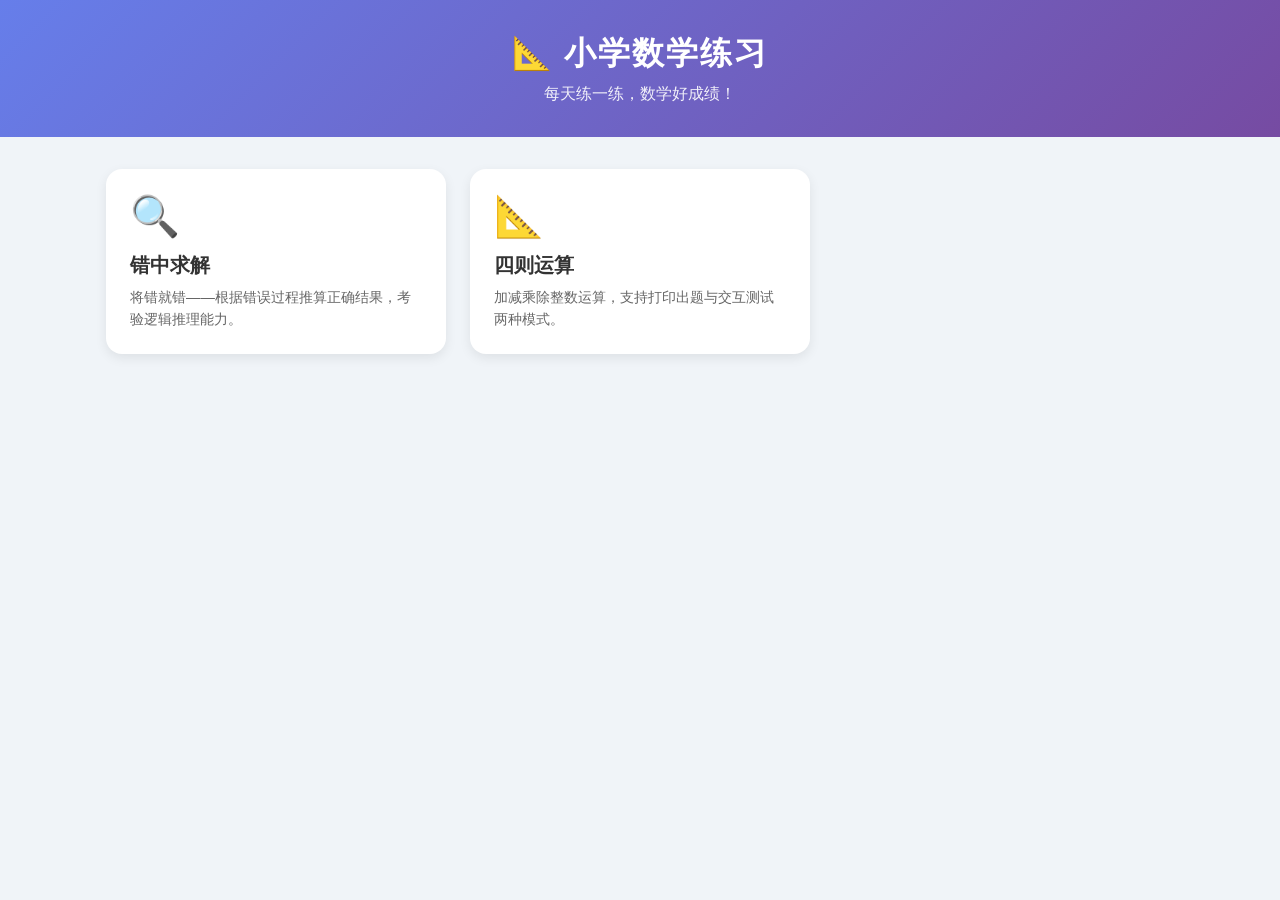
<file: index.html>
<!DOCTYPE html>
<html lang="zh-CN">

<head>
  <meta charset="UTF-8">
  <meta name="viewport" content="width=device-width, initial-scale=1.0">
  <title>小学数学练习</title>
  <link rel="stylesheet" href="css/style.css">
</head>

<body>

  <header class="site-header">
    <h1>📐 小学数学练习</h1>
    <p>每天练一练，数学好成绩！</p>
  </header>

  <div class="container">
    <div class="card-grid" id="cardGrid"></div>
  </div>

  <script>
    const tests = [
      {
        id: '01-error-solving',
        icon: '🔍',
        title: '错中求解',
        desc: '将错就错——根据错误过程推算正确结果，考验逻辑推理能力。'
      },
      {
        id: '02-arithmetic',
        icon: '📐',
        title: '四则运算',
        desc: '加减乘除整数运算，支持打印出题与交互测试两种模式。'
      }
    ];

    const grid = document.getElementById('cardGrid');
    tests.forEach(t => {
      const card = document.createElement('a');
      card.className = 'card';
      card.href = t.id + '/';
      card.innerHTML = `
    <div class="icon">${t.icon}</div>
    <h3>${t.title}</h3>
    <p>${t.desc}</p>
  `;
      grid.appendChild(card);
    });
  </script>

</body>

</html>
</file>
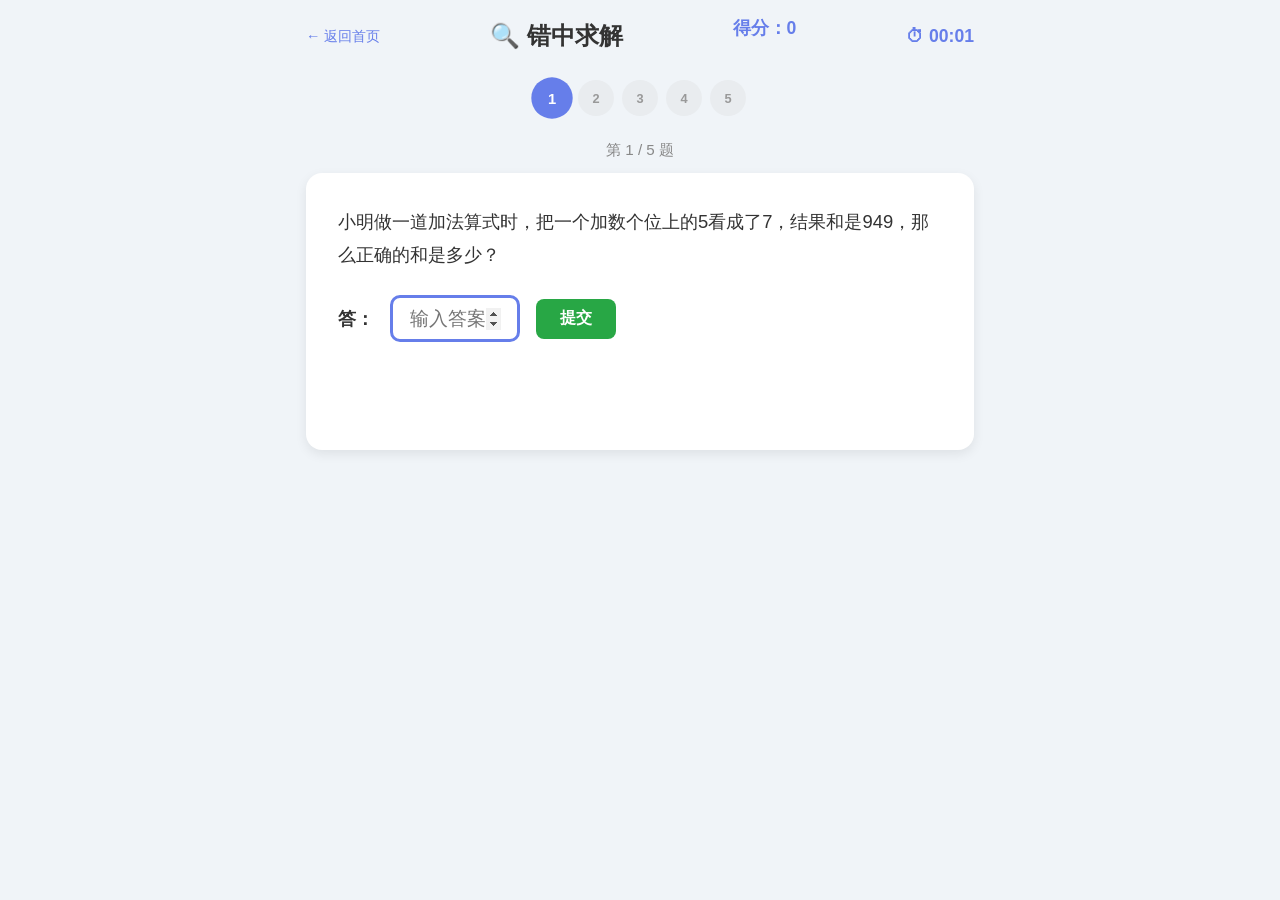
<file: 01-error-solving/index.html>
<!DOCTYPE html>
<html lang="zh-CN">
<head>
  <meta charset="UTF-8">
  <meta name="viewport" content="width=device-width, initial-scale=1.0">
  <title>错中求解</title>
  <link rel="stylesheet" href="../css/style.css">
  <style>
    .q-card {
      background: #fff;
      border-radius: 16px;
      padding: 2rem;
      box-shadow: 0 4px 12px rgba(0,0,0,0.08);
      margin-bottom: 1.5rem;
    }
    .q-card .q-text {
      font-size: 1.15rem;
      line-height: 1.8;
      margin-bottom: 1.5rem;
      color: #333;
    }
    .q-card .q-input-row {
      display: flex;
      align-items: center;
      gap: 1rem;
      flex-wrap: wrap;
    }
    .q-card .q-input-row label {
      font-size: 1.1rem;
      font-weight: 700;
    }
    .q-card .q-input-row input {
      padding: 0.6rem 1rem;
      border: 3px solid #e0e0e0;
      border-radius: 10px;
      font-size: 1.2rem;
      width: 130px;
      outline: none;
      text-align: center;
      transition: border-color 0.2s;
    }
    .q-card .q-input-row input:focus {
      border-color: #667eea;
    }
    .q-card .q-input-row input:disabled {
      background: #f5f5f5;
    }
    .feedback {
      margin-top: 1.25rem;
      padding: 1rem 1.25rem;
      border-radius: 10px;
      font-size: 1.1rem;
      font-weight: 700;
      text-align: center;
      min-height: 3rem;
      display: flex;
      align-items: center;
      justify-content: center;
      gap: 0.5rem;
    }
    .feedback.correct {
      background: #d4edda;
      color: #155724;
    }
    .feedback.wrong {
      background: #f8d7da;
      color: #721c24;
    }
    .progress-bar {
      display: flex;
      gap: 0.5rem;
      margin-bottom: 1.5rem;
      justify-content: center;
    }
    .progress-dot {
      width: 36px;
      height: 36px;
      border-radius: 50%;
      background: #e9ecef;
      display: flex;
      align-items: center;
      justify-content: center;
      font-size: 0.8rem;
      font-weight: 700;
      color: #999;
      transition: all 0.3s;
    }
    .progress-dot.active {
      background: #667eea;
      color: #fff;
      transform: scale(1.15);
    }
    .progress-dot.done {
      background: #28a745;
      color: #fff;
    }
    .progress-dot.wrong-dot {
      background: #dc3545;
      color: #fff;
    }
    .score-display {
      text-align: center;
      font-size: 1.1rem;
      font-weight: 700;
      color: #667eea;
      margin-bottom: 1rem;
    }
    .result-final {
      text-align: center;
      padding: 2rem;
    }
    .result-final .big-score {
      font-size: 4rem;
      font-weight: 900;
      color: #667eea;
    }
    .result-final .congrats {
      font-size: 1.8rem;
      font-weight: 800;
      color: #ff6b6b;
      margin-top: 0.5rem;
      animation: pulse 1s ease-in-out infinite alternate;
    }
    @keyframes pulse {
      from { transform: scale(1); }
      to { transform: scale(1.08); }
    }
    .result-final .sub-text {
      margin-top: 0.75rem;
      color: #666;
      font-size: 1rem;
    }
    .result-final .wrong-review {
      margin-top: 1.5rem;
      text-align: left;
      max-width: 600px;
      margin-left: auto;
      margin-right: auto;
    }
    .result-final .wrong-review-item {
      padding: 0.75rem;
      border-bottom: 1px solid #eee;
      font-size: 0.9rem;
      line-height: 1.6;
    }
    .result-final .wrong-review-item:last-child {
      border-bottom: none;
    }
    .countdown-text {
      font-size: 0.85rem;
      color: #999;
      margin-top: 0.5rem;
    }
  </style>
</head>
<body>

<div class="test-page">
  <div class="test-header">
    <a href="../" class="btn-back">← 返回首页</a>
    <h2>🔍 错中求解</h2>
    <span class="score-display" id="scoreDisplay">得分：0</span>
    <span class="timer" id="timerDisplay">⏱ 00:00</span>
  </div>

  <div class="progress-bar" id="progressBar"></div>

  <div id="questionArea"></div>
</div>

<script src="../js/common.js"></script>
<script>
const TOTAL = 5;
const generators = [genType1, genType2, genType5, genType1, genType2];

let questions = [];
let currentIdx = 0;
let score = 0;
let results = [];
let advancing = false;
let timerSeconds = 0;
let timerInterval = null;

function randDigit(min, max) { return randInt(min, max); }

function pickNewDigit(old, min, max) {
  let d;
  do { d = randInt(min, max); } while (d === old);
  return d;
}

function posInfo(pos) {
  return [
    { name: '百位', place: 100, min: 1, max: 9 },
    { name: '十位', place: 10, min: 0, max: 9 },
    { name: '个位', place: 1, min: 0, max: 9 }
  ][pos];
}

function genType1() {
  while (true) {
    const d = [randDigit(1, 9), randDigit(0, 9), randDigit(0, 9)];
    const A = d[0]*100 + d[1]*10 + d[2];
    if (A > 800) continue;
    const B = randInt(10, 1000 - A);
    const correct = A + B;
    const pos = randInt(0, 2);
    const info = posInfo(pos);
    const digit = d[pos];
    const newDigit = pickNewDigit(digit, info.min, info.max);
    const error = (newDigit - digit) * info.place;
    const wrong = correct + error;
    if (correct >= 100 && correct <= 1000 && wrong >= 100 && wrong <= 1000)
      return {
        q: `小明做一道加法算式时，把一个加数${info.name}上的${digit}看成了${newDigit}，结果和是${wrong}，那么正确的和是多少？`,
        answer: correct
      };
  }
}

function genType2() {
  while (true) {
    const da = [randDigit(1, 9), randDigit(0, 9), randDigit(0, 9)];
    const A = da[0]*100 + da[1]*10 + da[2];
    if (A > 500) continue;
    const db = [randDigit(1, 9), randDigit(0, 9), randDigit(0, 9)];
    const B = db[0]*100 + db[1]*10 + db[2];
    if (A + B > 1000) continue;
    const correct = A + B;
    const pos1 = randInt(0, 2);
    const info1 = posInfo(pos1);
    const digit1 = da[pos1];
    const newDigit1 = pickNewDigit(digit1, info1.min, info1.max);
    const error1 = (newDigit1 - digit1) * info1.place;
    const pos2 = randInt(0, 2);
    const info2 = posInfo(pos2);
    const digit2 = db[pos2];
    const newDigit2 = pickNewDigit(digit2, info2.min, info2.max);
    const error2 = (newDigit2 - digit2) * info2.place;
    const wrong = correct + error1 + error2;
    if (correct >= 100 && correct <= 1000 && wrong >= 100 && wrong <= 1000)
      return {
        q: `小明做一道加法算式时，错把一个加数${info1.name}上的${digit1}看成了${newDigit1}，把另一个加数${info2.name}上的${digit2}看成了${newDigit2}，结果和是${wrong}，那么正确的和是多少？`,
        answer: correct
      };
  }
}

function genType5() {
  while (true) {
    const d = [randDigit(1, 9), randDigit(0, 9), randDigit(0, 9)];
    const A = d[0]*100 + d[1]*10 + d[2];
    if (A > 800) continue;
    const B = randInt(10, 1000 - A);
    const correct = A + B;
    const pool = [0, 1, 2];
    const idx1 = randInt(0, 2);
    pool.splice(pool.indexOf(idx1), 1);
    const idx2 = pool[randInt(0, 1)];
    const info1 = posInfo(idx1);
    const info2 = posInfo(idx2);
    const nd1 = pickNewDigit(d[idx1], info1.min, info1.max);
    const nd2 = pickNewDigit(d[idx2], info2.min, info2.max);
    const error = (nd1 - d[idx1]) * info1.place + (nd2 - d[idx2]) * info2.place;
    const wrong = correct + error;
    if (correct >= 100 && correct <= 1000 && wrong >= 100 && wrong <= 1000)
      return {
        q: `小明做一道加法算式时，把一个加数${info1.name}上的${d[idx1]}看成了${nd1}，${info2.name}上的${d[idx2]}看成了${nd2}，结果和是${wrong}，那么正确的和是多少？`,
        answer: correct
      };
  }
}

function formatTime(sec) {
  const m = String(Math.floor(sec / 60)).padStart(2, '0');
  const s = String(sec % 60).padStart(2, '0');
  return m + ':' + s;
}

function startTimer() {
  stopTimer();
  timerSeconds = 0;
  document.getElementById('timerDisplay').textContent = '⏱ 00:00';
  timerInterval = setInterval(function() {
    timerSeconds++;
    document.getElementById('timerDisplay').textContent = '⏱ ' + formatTime(timerSeconds);
  }, 1000);
}

function stopTimer() {
  if (timerInterval) { clearInterval(timerInterval); timerInterval = null; }
}

function init() {
  questions = [];
  for (let i = 0; i < TOTAL; i++) {
    questions.push(generators[i]());
  }
  currentIdx = 0;
  score = 0;
  results = [];
  advancing = false;
  updateScore();
  renderProgress();
  renderQuestion();
  startTimer();
}

function renderProgress() {
  const bar = document.getElementById('progressBar');
  bar.innerHTML = '';
  for (let i = 0; i < TOTAL; i++) {
    const dot = document.createElement('div');
    dot.className = 'progress-dot';
    dot.textContent = i + 1;
    bar.appendChild(dot);
  }
  updateProgress();
}

function updateProgress() {
  const dots = document.querySelectorAll('.progress-dot');
  dots.forEach((dot, i) => {
    dot.className = 'progress-dot';
    if (i < currentIdx) {
      const r = results[i];
      dot.classList.add(r && r.ok ? 'done' : 'wrong-dot');
    } else if (i === currentIdx) {
      dot.classList.add('active');
    }
  });
}

function updateScore() {
  document.getElementById('scoreDisplay').textContent = '得分：' + score;
}

function renderQuestion() {
  if (currentIdx >= TOTAL) {
    showFinalResult();
    return;
  }

  renderProgress();
  const area = document.getElementById('questionArea');
  const q = questions[currentIdx];

  area.innerHTML = `
    <div style="text-align:center;margin-bottom:0.75rem;font-size:0.95rem;color:#888">
      第 ${currentIdx + 1} / ${TOTAL} 题
    </div>
    <div class="q-card">
      <div class="q-text">${q.q}</div>
      <div class="q-input-row">
        <label>答：</label>
        <input type="number" id="answerInput" placeholder="输入答案" autocomplete="off">
        <button class="btn btn-success" id="submitBtn">提交</button>
      </div>
      <div class="feedback" id="feedback"></div>
      <div class="countdown-text" id="countdownText"></div>
    </div>
  `;

  const input = document.getElementById('answerInput');
  const btn = document.getElementById('submitBtn');
  input.focus();

  function handleSubmit() {
    if (advancing) return;
    const val = parseInt(input.value, 10);
    if (isNaN(val)) { input.focus(); return; }

    const ok = val === q.answer;
    const fb = document.getElementById('feedback');

    if (ok) {
      score += 20;
      updateScore();
      fb.className = 'feedback correct';
      fb.innerHTML = '✅ 正确！ +20分';
    } else {
      fb.className = 'feedback wrong';
      fb.innerHTML = '❌ 正确答案是：<strong>' + q.answer + '</strong>，你填的是 ' + val;
    }

    results.push({ q: q.q, yourAnswer: isNaN(val) ? '' : val, correctAnswer: q.answer, ok });
    input.disabled = true;
    btn.disabled = true;
    advancing = true;

    let countdown = 2;
    document.getElementById('countdownText').textContent = countdown + ' 秒后进入下一题...';
    const timer = setInterval(() => {
      countdown--;
      if (countdown > 0) {
        document.getElementById('countdownText').textContent = countdown + ' 秒后进入下一题...';
      } else {
        clearInterval(timer);
        currentIdx++;
        advancing = false;
        renderQuestion();
      }
    }, 1000);
  }

  btn.addEventListener('click', handleSubmit);
  input.addEventListener('keydown', function(e) {
    if (e.key === 'Enter') handleSubmit();
  });
}

function showFinalResult() {
  updateProgress();
  const area = document.getElementById('questionArea');
  const isPerfect = score === 100;
  const wrongs = results.filter(r => !r.ok);

  let wrongReview = '';
  if (wrongs.length > 0) {
    wrongReview = '<div class="wrong-review"><h4 style="margin-bottom:0.75rem;color:#dc3545">错题回顾：</h4>';
    wrongs.forEach(w => {
      wrongReview += '<div class="wrong-review-item">' + w.q + '<br><span style="color:#dc3545">你的答案：' + w.yourAnswer + '</span> &nbsp; <span style="color:#28a745">正确答案：' + w.correctAnswer + '</span></div>';
    });
    wrongReview += '</div>';
  }

  stopTimer();

  area.innerHTML =
    '<div class="result-final">' +
      '<div class="big-score">' + score + '</div>' +
      '<div style="font-size:1.2rem;color:#666;margin-top:0.25rem">总分（满分100）</div>' +
      (isPerfect ? '<div class="congrats">🎉 太棒了！满分通关！</div>' : '') +
      '<div class="sub-text">答对 ' + results.filter(r => r.ok).length + ' 题，答错 ' + wrongs.length + ' 题</div>' +
      '<div style="margin-top:0.5rem;font-size:1.1rem;color:#667eea;font-weight:700">⏱ 用时 ' + formatTime(timerSeconds) + '</div>' +
      wrongReview +
      '<button class="btn btn-primary" style="margin-top:1.5rem" onclick="init()">重新挑战</button>' +
    '</div>';
}

init();
</script>
</body>
</html>
</file>
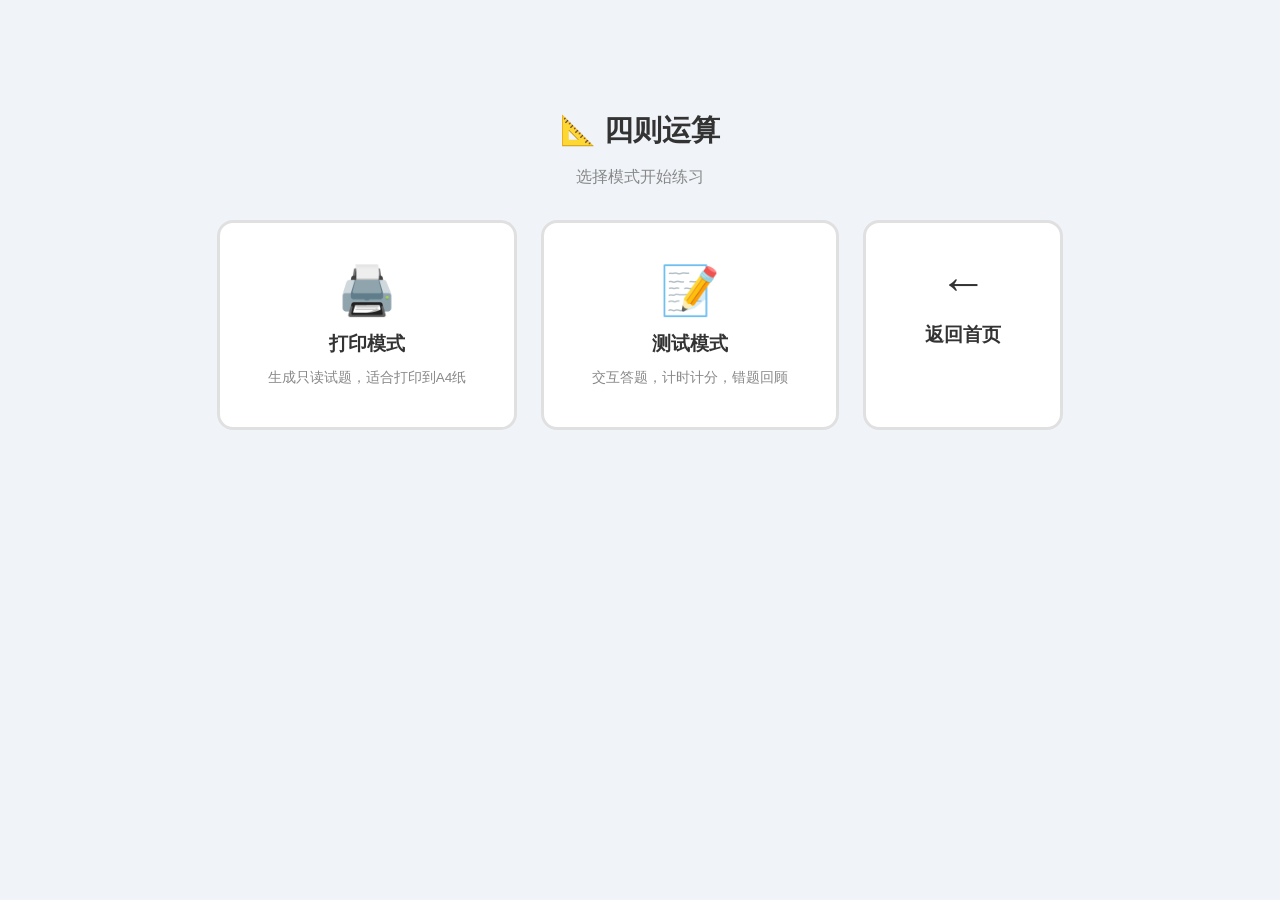
<file: 02-arithmetic/index.html>
<!DOCTYPE html>
<html lang="zh-CN">
<head>
  <meta charset="UTF-8">
  <meta name="viewport" content="width=device-width, initial-scale=1.0">
  <title>四则运算</title>
  <link rel="stylesheet" href="../css/style.css">
  <style>
    .mode-select {
      display: flex;
      flex-direction: column;
      align-items: center;
      justify-content: center;
      min-height: 60vh;
      gap: 2rem;
    }
    .mode-select h2 {
      font-size: 1.8rem;
      color: #333;
    }
    .mode-buttons {
      display: flex;
      gap: 1.5rem;
      flex-wrap: wrap;
      justify-content: center;
    }
    .mode-btn {
      display: flex;
      flex-direction: column;
      align-items: center;
      gap: 0.75rem;
      padding: 2.5rem 3rem;
      border: 3px solid #e0e0e0;
      border-radius: 16px;
      background: #fff;
      cursor: pointer;
      transition: all 0.2s;
      text-decoration: none;
      color: inherit;
      min-width: 200px;
    }
    .mode-btn:hover {
      border-color: #667eea;
      transform: translateY(-4px);
      box-shadow: 0 8px 24px rgba(102,126,234,0.15);
    }
    .mode-btn .icon {
      font-size: 3rem;
    }
    .mode-btn .label {
      font-size: 1.2rem;
      font-weight: 700;
    }
    .mode-btn .desc {
      font-size: 0.85rem;
      color: #888;
      text-align: center;
    }

    .config-bar {
      background: #fff;
      border-radius: 12px;
      padding: 1rem 1.5rem;
      box-shadow: 0 2px 8px rgba(0,0,0,0.06);
      display: flex;
      align-items: center;
      gap: 1rem;
      flex-wrap: wrap;
      margin-bottom: 1.5rem;
    }
    .config-bar label {
      font-weight: 600;
      font-size: 0.9rem;
    }
    .config-bar select, .config-bar input {
      padding: 0.4rem 0.6rem;
      border: 2px solid #e0e0e0;
      border-radius: 8px;
      font-size: 0.9rem;
      outline: none;
    }
    .config-bar select:focus, .config-bar input:focus {
      border-color: #667eea;
    }
    .config-bar input {
      width: 70px;
    }

    .print-container {
      max-width: 1100px;
      margin: 0 auto;
      padding: 1rem;
    }
    .print-header {
      display: flex;
      justify-content: space-between;
      align-items: center;
      margin-bottom: 1rem;
    }

    .question-grid {
      display: grid;
      grid-template-columns: repeat(2, 1fr);
      gap: 0.75rem 2rem;
    }
    .q-entry {
      padding: 0.9rem 0;
      display: flex;
      align-items: center;
      gap: 0.5rem;
      font-size: 1.05rem;
      line-height: 2.4;
    }
    .q-entry .num {
      font-weight: 700;
      color: #667eea;
      min-width: 2.2rem;
    }
    .q-entry .expr {
      font-weight: 600;
    }
    .q-entry .eq {
      color: #999;
      margin: 0 0.25rem;
    }

    .print-actions {
      display: flex;
      gap: 0.75rem;
      margin-bottom: 1rem;
    }

    .test-page {
      max-width: 700px;
      margin: 0 auto;
      padding: 1rem;
    }
    .test-header {
      display: flex;
      align-items: center;
      justify-content: space-between;
      margin-bottom: 1.5rem;
      flex-wrap: wrap;
      gap: 0.75rem;
    }
    .test-header h2 {
      font-size: 1.5rem;
    }
    .score-display {
      font-size: 1.1rem;
      font-weight: 700;
      color: #667eea;
    }

    .q-card {
      background: #fff;
      border-radius: 16px;
      padding: 2rem;
      box-shadow: 0 4px 12px rgba(0,0,0,0.08);
      margin-bottom: 1.5rem;
    }
    .q-card .q-text {
      font-size: 1.3rem;
      line-height: 1.8;
      margin-bottom: 1.5rem;
      color: #333;
      text-align: center;
      font-weight: 600;
    }
    .q-card .q-input-row {
      display: flex;
      align-items: center;
      justify-content: center;
      gap: 1rem;
      flex-wrap: wrap;
    }
    .q-card .q-input-row label {
      font-size: 1.1rem;
      font-weight: 700;
    }
    .q-card .q-input-row input {
      padding: 0.6rem 1rem;
      border: 3px solid #e0e0e0;
      border-radius: 10px;
      font-size: 1.2rem;
      width: 140px;
      outline: none;
      text-align: center;
      transition: border-color 0.2s;
    }
    .q-card .q-input-row input:focus {
      border-color: #667eea;
    }
    .q-card .q-input-row input:disabled {
      background: #f5f5f5;
    }
    .q-card .div-group {
      display: flex;
      align-items: center;
      gap: 0.75rem;
    }
    .q-card .div-group input {
      width: 120px;
    }
    .q-card .div-group .sep {
      font-size: 1.1rem;
      font-weight: 700;
      color: #999;
    }

    .feedback {
      margin-top: 1.25rem;
      padding: 1rem 1.25rem;
      border-radius: 10px;
      font-size: 1.1rem;
      font-weight: 700;
      text-align: center;
      min-height: 3rem;
      display: flex;
      align-items: center;
      justify-content: center;
      gap: 0.5rem;
    }
    .feedback.correct {
      background: #d4edda;
      color: #155724;
    }
    .feedback.wrong {
      background: #f8d7da;
      color: #721c24;
    }

    .progress-bar {
      display: flex;
      gap: 0.4rem;
      margin-bottom: 1.5rem;
      justify-content: center;
      flex-wrap: wrap;
    }
    .progress-dot {
      width: 32px;
      height: 32px;
      border-radius: 50%;
      background: #e9ecef;
      display: flex;
      align-items: center;
      justify-content: center;
      font-size: 0.75rem;
      font-weight: 700;
      color: #999;
      transition: all 0.3s;
    }
    .progress-dot.active {
      background: #667eea;
      color: #fff;
      transform: scale(1.15);
    }
    .progress-dot.done {
      background: #28a745;
      color: #fff;
    }
    .progress-dot.wrong-dot {
      background: #dc3545;
      color: #fff;
    }

    .result-final {
      text-align: center;
      padding: 2rem;
    }
    .result-final .big-score {
      font-size: 4rem;
      font-weight: 900;
      color: #667eea;
    }
    .result-final .congrats {
      font-size: 1.8rem;
      font-weight: 800;
      color: #ff6b6b;
      margin-top: 0.5rem;
      animation: pulse 1s ease-in-out infinite alternate;
    }
    @keyframes pulse {
      from { transform: scale(1); }
      to { transform: scale(1.08); }
    }
    .result-final .sub-text {
      margin-top: 0.75rem;
      color: #666;
      font-size: 1rem;
    }
    .result-final .wrong-review {
      margin-top: 1.5rem;
      text-align: left;
      max-width: 600px;
      margin-left: auto;
      margin-right: auto;
    }
    .result-final .wrong-review-item {
      padding: 0.75rem;
      border-bottom: 1px solid #eee;
      font-size: 0.9rem;
      line-height: 1.6;
    }
    .result-final .wrong-review-item:last-child {
      border-bottom: none;
    }
    .countdown-text {
      font-size: 0.85rem;
      color: #999;
      margin-top: 0.5rem;
    }

    .hidden { display: none !important; }

    @media print {
      body { background: #fff; }
      .no-print { display: none !important; }
      .print-header h1 { font-size: 1.4rem; }
      .question-grid { grid-template-columns: repeat(3, 1fr); gap: 0.3rem 1rem; }
      .q-entry { font-size: 0.9rem; padding: 0.3rem 0; }
    }

    @media (max-width: 600px) {
      .question-grid { grid-template-columns: 1fr; }
      .mode-buttons { flex-direction: column; align-items: stretch; }
      .mode-btn { padding: 1.5rem; }
    }
  </style>
</head>
<body>

<div id="modeSelect" class="mode-select">
  <h2>📐 四则运算</h2>
  <p style="color:#888;margin-top:-1rem">选择模式开始练习</p>
  <div class="mode-buttons">
    <div class="mode-btn" onclick="startPrint()">
      <div class="icon">🖨️</div>
      <div class="label">打印模式</div>
      <div class="desc">生成只读试题，适合打印到A4纸</div>
    </div>
    <div class="mode-btn" onclick="startTest()">
      <div class="icon">📝</div>
      <div class="label">测试模式</div>
      <div class="desc">交互答题，计时计分，错题回顾</div>
    </div>
    <a href="../" class="mode-btn" style="padding:2rem 2.5rem">
      <div class="icon">←</div>
      <div class="label">返回首页</div>
    </a>
  </div>
</div>

<div id="printArea" class="hidden">
  <div class="print-container">
    <div class="print-header no-print">
      <h1>🖨️ 四则运算 · 打印版</h1>
      <div>
        <button class="btn btn-primary" onclick="window.print()">🖨️ 打印</button>
        <button class="btn btn-outline" onclick="backToMenu()">← 返回</button>
      </div>
    </div>
    <div id="printContent"></div>
  </div>
</div>

<div id="testArea" class="hidden">
  <div class="test-page">
    <div class="test-header">
      <button class="btn btn-outline" onclick="backToMenu()" style="padding:0.4rem 1rem;font-size:0.85rem">← 返回</button>
      <h2>📝 四则运算</h2>
      <span class="score-display" id="scoreDisplay">得分：0</span>
      <span class="timer" id="timerDisplay">⏱ 00:00</span>
    </div>
    <div class="progress-bar" id="progressBar"></div>
    <div id="questionArea"></div>
  </div>
</div>

<script src="../js/common.js"></script>
<script>
var allQuestions = [];
var testQuestions = [];
var currentIdx = 0;
var score = 0;
var results = [];
var advancing = false;
var timerSeconds = 0;
var timerInterval = null;
var TOTAL = 50;

function backToMenu() {
  stopTimer();
  document.getElementById('modeSelect').classList.remove('hidden');
  document.getElementById('printArea').classList.add('hidden');
  document.getElementById('testArea').classList.add('hidden');
}

// ========== Evaluation ==========
function evalExpr(expr) {
  var tokens = expr.split(' ').filter(function(t) { return t !== ''; });
  var i = 1;
  while (i < tokens.length) {
    if (tokens[i] === '×' || tokens[i] === '÷') {
      var a = parseInt(tokens[i-1], 10);
      var b = parseInt(tokens[i+1], 10);
      var val;
      if (tokens[i] === '×') {
        val = a * b;
      } else {
        if (a % b !== 0) return null;
        val = a / b;
      }
      tokens.splice(i-1, 3, String(val));
      i = 1;
    } else {
      i += 2;
    }
  }
  var result = parseInt(tokens[0], 10);
  for (var j = 1; j < tokens.length; j += 2) {
    var op = tokens[j];
    var num = parseInt(tokens[j+1], 10);
    if (op === '+') result += num;
    else if (op === '-') result -= num;
  }
  return result;
}

// ========== Generators ==========
function genAdd() {
  var count = randInt(2, 3);
  var nums = [];
  var sum = 0;
  var threeDigitCount = randInt(0, Math.min(2, count));
  var threePos = [];
  while (threePos.length < threeDigitCount) {
    var p = randInt(0, count - 1);
    if (threePos.indexOf(p) === -1) threePos.push(p);
  }
  for (var i = 0; i < count; i++) {
    var remaining = count - i - 1;
    var maxPossible = 1000 - sum - remaining;
    var min = 1;
    var max = threePos.indexOf(i) !== -1 ? Math.min(999, maxPossible) : Math.min(99, maxPossible);
    if (max < min) return null;
    var n = randInt(min, max);
    nums.push(n);
    sum += n;
  }
  if (sum <= 0 || sum > 1000) return null;
  return {
    expr: nums.join(' + '),
    answer: sum,
    type: 'add',
    hasRemainder: false
  };
}

function genSub() {
  var count = randInt(2, 3);
  var threeDigitCount = randInt(0, Math.min(2, count));
  var threePos = [];
  while (threePos.length < threeDigitCount) {
    var p = randInt(0, count - 1);
    if (threePos.indexOf(p) === -1) threePos.push(p);
  }
  var minuendMin = threePos.indexOf(0) !== -1 ? 100 : count;
  var minuendMax = 999;
  var current = randInt(minuendMin, minuendMax);
  var nums = [current];
  for (var i = 1; i < count; i++) {
    var remaining = count - i;
    var max = current - remaining + 1;
    if (threePos.indexOf(i) === -1) max = Math.min(max, 99);
    var min = 1;
    if (max < min) return null;
    var n = randInt(min, max);
    current -= n;
    nums.push(n);
  }
  if (current <= 0 || current > 1000) return null;
  return {
    expr: nums.join(' - '),
    answer: current,
    type: 'sub',
    hasRemainder: false
  };
}

function genMul() {
  var a, b, type = randInt(0, 1);
  if (type === 0) {
    a = randInt(2, 9);
    b = randInt(2, 9);
  } else {
    a = randInt(10, 50);
    var maxB = Math.min(9, Math.floor(100 / a));
    if (maxB < 2) return null;
    b = randInt(2, maxB);
    if (Math.random() < 0.5) { var t = a; a = b; b = t; }
  }
  var product = a * b;
  if (product > 100) return null;
  return {
    expr: a + ' × ' + b,
    answer: product,
    type: 'mul',
    hasRemainder: false
  };
}

function genDiv() {
  var divisor = randInt(2, 9);
  var minQ = Math.max(1, Math.ceil(10 / divisor));
  var maxQ = Math.floor(99 / divisor);
  if (minQ > maxQ) return null;
  var quotient = randInt(minQ, maxQ);
  var remainder = randInt(0, Math.min(divisor - 1, 99 - divisor * quotient));
  var dividend = divisor * quotient + remainder;
  return {
    expr: dividend + ' ÷ ' + divisor,
    answer: quotient,
    remainder: remainder,
    type: 'div',
    hasRemainder: true
  };
}

function genMixed() {
  for (var attempt = 0; attempt < 300; attempt++) {
    var ops = [];
    var mulPos = randInt(0, 1);
    for (var i = 0; i < 2; i++) {
      ops.push(i === mulPos ? (Math.random() < 0.5 ? '×' : '÷') : (Math.random() < 0.5 ? '+' : '-'));
    }

    var nums = [0, 0, 0];

    if (ops[mulPos] === '×') {
      var ta = randInt(2, 9), tb = randInt(2, 9);
      if (Math.random() < 0.5) {
        ta = randInt(10, 50);
        var maxB = Math.min(9, Math.floor(100 / ta));
        if (maxB < 2) continue;
        tb = randInt(2, maxB);
      }
      if (Math.random() < 0.5) { var t = ta; ta = tb; tb = t; }
      if (ta * tb > 100) continue;
      nums[mulPos === 0 ? 0 : 1] = ta;
      nums[mulPos === 0 ? 1 : 2] = tb;
    } else {
      var dv = randInt(2, 9);
      var minQ = Math.max(1, Math.ceil(10 / dv));
      var maxQ = Math.floor(99 / dv);
      if (minQ > maxQ) continue;
      var qt = randInt(minQ, maxQ);
      nums[mulPos === 0 ? 0 : 1] = dv * qt;
      nums[mulPos === 0 ? 1 : 2] = dv;
    }

    var otherIdx = mulPos === 0 ? 2 : 0;
    var existingThree = nums.filter(function(n) { return n >= 100; }).length;
    nums[otherIdx] = randInt(1, existingThree < 2 ? 999 : 99);

    var tokens = [];
    for (var j = 0; j < 3; j++) {
      tokens.push(String(nums[j]));
      if (j < 2) tokens.push(ops[j]);
    }
    var expr = tokens.join(' ');
    var result = evalExpr(expr);
    if (result !== null && result > 0 && result <= 1000) {
      return { expr: expr, answer: result, type: 'mix', hasRemainder: false };
    }
  }
  return null;
}

function normalizeExpr(expr) {
  return expr.replace(/\s+/g, '').replace(/×/g, '*').replace(/÷/g, '/');
}

function generateAll() {
  var questions = [];
  var seen = {};
  var generators = [
    { fn: genAdd, label: '加法' },
    { fn: genSub, label: '减法' },
    { fn: genMul, label: '乘法' },
    { fn: genDiv, label: '除法' },
    { fn: genMixed, label: '混合' }
  ];

  generators.forEach(function(g) {
    var count = 0;
    var attempts = 0;
    while (count < 10 && attempts < 500) {
      attempts++;
      var q = g.fn();
      if (q) {
        var key = normalizeExpr(q.expr);
        if (seen[key]) continue;
        seen[key] = true;
        q.category = g.label;
        questions.push(q);
        count++;
      }
    }
  });

  return questions;
}

// ========== Print Mode ==========
function startPrint() {
  document.getElementById('modeSelect').classList.add('hidden');
  document.getElementById('printArea').classList.remove('hidden');
  document.getElementById('testArea').classList.add('hidden');

  allQuestions = generateAll();
  renderPrint();
}

function formatExpr(q) {
  return q.expr.replace(/×/g, ' × ').replace(/÷/g, ' ÷ ').replace(/\s+/g, ' ');
}

function renderPrint() {
  var html = '<div class="question-grid">';
  var num = 0;

  allQuestions.forEach(function(q) {
    num++;
    html += '<div class="q-entry"><span class="num">' + num + '.</span><span class="expr">' + formatExpr(q) + '</span> <span class="eq">=</span></div>';
  });

  html += '</div>';
  document.getElementById('printContent').innerHTML = html;
}

// ========== Test Mode ==========
function startTest() {
  document.getElementById('modeSelect').classList.add('hidden');
  document.getElementById('printArea').classList.add('hidden');
  document.getElementById('testArea').classList.remove('hidden');

  allQuestions = generateAll();
  testQuestions = shuffle(allQuestions.slice());
  TOTAL = testQuestions.length;
  currentIdx = 0;
  score = 0;
  results = [];
  advancing = false;
  updateScore();
  renderProgress();
  renderQuestion();
  startTimer();
}

function formatTime(sec) {
  var m = String(Math.floor(sec / 60)).padStart(2, '0');
  var s = String(sec % 60).padStart(2, '0');
  return m + ':' + s;
}

function startTimer() {
  stopTimer();
  timerSeconds = 0;
  document.getElementById('timerDisplay').textContent = '⏱ 00:00';
  timerInterval = setInterval(function() {
    timerSeconds++;
    document.getElementById('timerDisplay').textContent = '⏱ ' + formatTime(timerSeconds);
  }, 1000);
}

function stopTimer() {
  if (timerInterval) { clearInterval(timerInterval); timerInterval = null; }
}

function renderProgress() {
  var bar = document.getElementById('progressBar');
  bar.innerHTML = '';
  for (var i = 0; i < TOTAL; i++) {
    var dot = document.createElement('div');
    dot.className = 'progress-dot';
    dot.textContent = i + 1;
    bar.appendChild(dot);
  }
  updateProgress();
}

function updateProgress() {
  var dots = document.querySelectorAll('.progress-dot');
  dots.forEach(function(dot, i) {
    dot.className = 'progress-dot';
    if (i < currentIdx) {
      var r = results[i];
      dot.classList.add(r && r.ok ? 'done' : 'wrong-dot');
    } else if (i === currentIdx) {
      dot.classList.add('active');
    }
  });
}

function updateScore() {
  document.getElementById('scoreDisplay').textContent = '得分：' + score;
}

function renderQuestion() {
  if (currentIdx >= TOTAL) {
    showFinalResult();
    return;
  }

  updateProgress();
  var area = document.getElementById('questionArea');
  var q = testQuestions[currentIdx];

  var inputHtml;
  if (q.hasRemainder) {
    inputHtml = '<span class="div-group"><input type="number" id="answerInput" placeholder="商" autocomplete="off"><span class="sep">余</span><input type="number" id="remainderInput" placeholder="余数" autocomplete="off"></span>';
  } else {
    inputHtml = '<input type="number" id="answerInput" placeholder="输入答案" autocomplete="off">';
  }

  area.innerHTML =
    '<div style="text-align:center;margin-bottom:0.75rem;font-size:0.95rem;color:#888">第 ' + (currentIdx + 1) + ' / ' + TOTAL + ' 题</div>' +
    '<div class="q-card">' +
      '<div class="q-text">' + formatExpr(q) + ' = ？</div>' +
      '<div class="q-input-row">' +
        '<label>答：</label>' +
        inputHtml +
        '<button class="btn btn-success" id="submitBtn">提交</button>' +
      '</div>' +
      '<div class="feedback" id="feedback"></div>' +
      '<div class="countdown-text" id="countdownText"></div>' +
    '</div>';

  var input = document.getElementById('answerInput');
  var btn = document.getElementById('submitBtn');
  if (input) input.focus();

  function handleSubmit() {
    if (advancing) return;
    var val = parseInt(document.getElementById('answerInput').value, 10);
    if (isNaN(val)) { document.getElementById('answerInput').focus(); return; }

    var ok, fbEl = document.getElementById('feedback');
    var yourAnswer;

    if (q.hasRemainder) {
      var rem = parseInt(document.getElementById('remainderInput').value, 10);
      if (isNaN(rem)) { document.getElementById('remainderInput').focus(); return; }
      ok = (val === q.answer && rem === q.remainder);
      yourAnswer = val + ' 余 ' + rem;
    } else {
      ok = (val === q.answer);
      yourAnswer = String(val);
    }

    if (ok) {
      score += 2;
      updateScore();
      fbEl.className = 'feedback correct';
      fbEl.innerHTML = '✅ 正确！ +2分';
    } else {
      var correctStr = q.hasRemainder ? (q.answer + ' 余 ' + q.remainder) : String(q.answer);
      fbEl.className = 'feedback wrong';
      fbEl.innerHTML = '❌ 正确答案：<strong>' + correctStr + '</strong>，你填的是 ' + yourAnswer;
    }

    results.push({
      q: formatExpr(q),
      category: q.category,
      yourAnswer: yourAnswer,
      correctAnswer: q.hasRemainder ? (q.answer + ' 余 ' + q.remainder) : String(q.answer),
      ok: ok
    });

    document.getElementById('answerInput').disabled = true;
    var remInput = document.getElementById('remainderInput');
    if (remInput) remInput.disabled = true;
    btn.disabled = true;
    advancing = true;

    var countdown = 2;
    document.getElementById('countdownText').textContent = countdown + ' 秒后进入下一题...';
    var timer = setInterval(function() {
      countdown--;
      if (countdown > 0) {
        document.getElementById('countdownText').textContent = countdown + ' 秒后进入下一题...';
      } else {
        clearInterval(timer);
        currentIdx++;
        advancing = false;
        renderQuestion();
      }
    }, 1000);
  }

  btn.addEventListener('click', handleSubmit);
  if (input) {
    input.addEventListener('keydown', function(e) {
      if (e.key === 'Enter') handleSubmit();
    });
  }
  var remInput = document.getElementById('remainderInput');
  if (remInput) {
    remInput.addEventListener('keydown', function(e) {
      if (e.key === 'Enter') handleSubmit();
    });
  }
}

function showFinalResult() {
  updateProgress();
  var area = document.getElementById('questionArea');
  var totalPossible = TOTAL * 2;
  var isPerfect = score === totalPossible;
  var wrongs = results.filter(function(r) { return !r.ok; });

  var wrongReview = '';
  if (wrongs.length > 0) {
    wrongReview = '<div class="wrong-review"><h4 style="margin-bottom:0.75rem;color:#dc3545">错题回顾：</h4>';
    wrongs.forEach(function(w) {
      wrongReview += '<div class="wrong-review-item">[' + w.category + '] ' + w.q + '<br><span style="color:#dc3545">你的答案：' + w.yourAnswer + '</span> &nbsp; <span style="color:#28a745">正确答案：' + w.correctAnswer + '</span></div>';
    });
    wrongReview += '</div>';
  }

  stopTimer();

  area.innerHTML =
    '<div class="result-final">' +
      '<div class="big-score">' + score + ' / ' + totalPossible + '</div>' +
      '<div style="font-size:1.2rem;color:#666;margin-top:0.25rem">总分（满分' + totalPossible + '）</div>' +
      (isPerfect ? '<div class="congrats">🎉 太棒了！满分通关！</div>' : '') +
      '<div class="sub-text">答对 ' + results.filter(function(r) { return r.ok; }).length + ' 题，答错 ' + wrongs.length + ' 题</div>' +
      '<div style="margin-top:0.5rem;font-size:1.1rem;color:#667eea;font-weight:700">⏱ 用时 ' + formatTime(timerSeconds) + '</div>' +
      wrongReview +
      '<button class="btn btn-primary" style="margin-top:1.5rem" onclick="startTest()">重新挑战</button>' +
      '<button class="btn btn-outline" style="margin-top:1rem;margin-left:0.5rem" onclick="backToMenu()">返回菜单</button>' +
    '</div>';
}
</script>
</body>
</html>
</file>
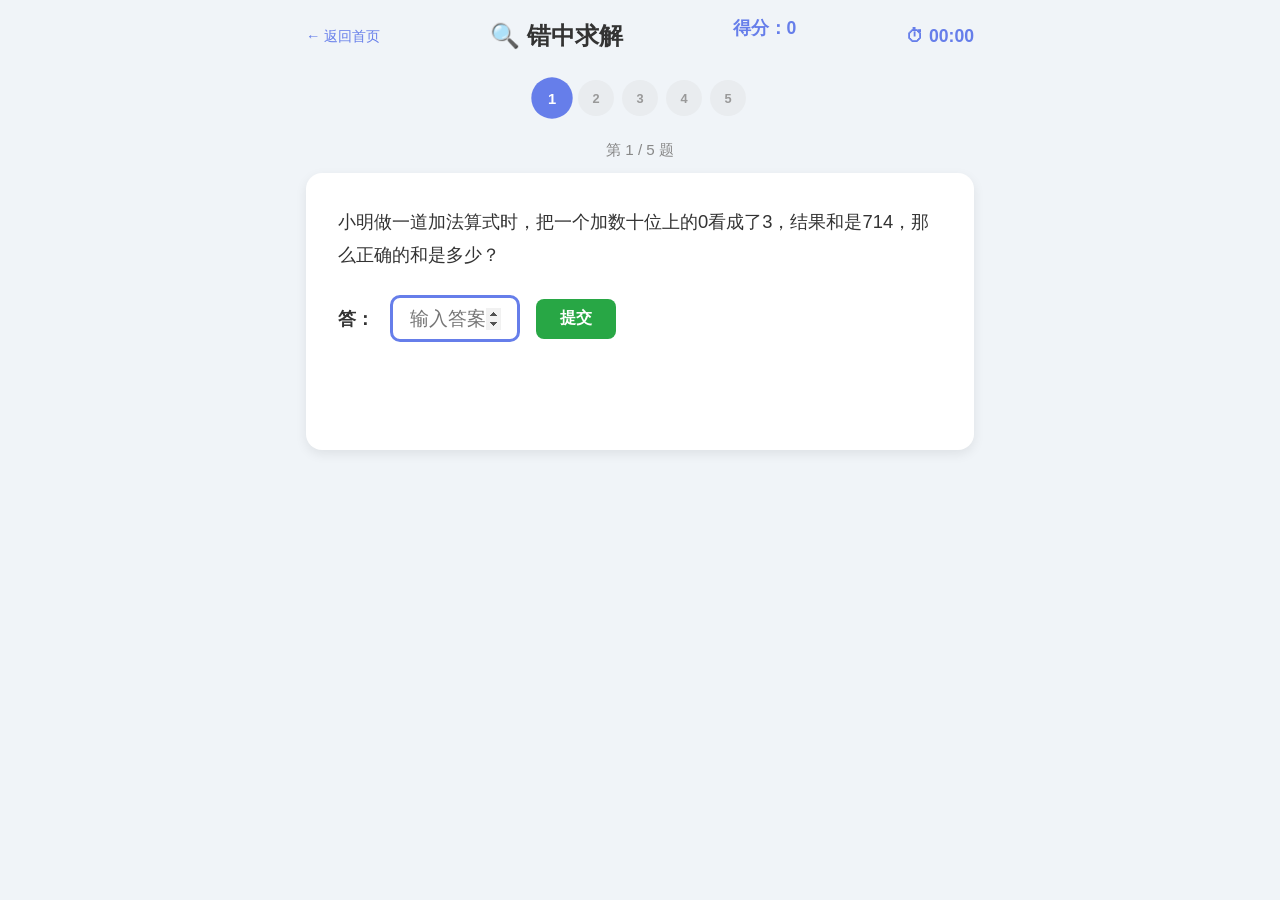
<file: 05-error-solving/index.html>
<!DOCTYPE html>
<html lang="zh-CN">
<head>
  <meta charset="UTF-8">
  <meta name="viewport" content="width=device-width, initial-scale=1.0">
  <title>错中求解</title>
  <link rel="stylesheet" href="../css/style.css">
  <style>
    .q-card {
      background: #fff;
      border-radius: 16px;
      padding: 2rem;
      box-shadow: 0 4px 12px rgba(0,0,0,0.08);
      margin-bottom: 1.5rem;
    }
    .q-card .q-text {
      font-size: 1.15rem;
      line-height: 1.8;
      margin-bottom: 1.5rem;
      color: #333;
    }
    .q-card .q-input-row {
      display: flex;
      align-items: center;
      gap: 1rem;
      flex-wrap: wrap;
    }
    .q-card .q-input-row label {
      font-size: 1.1rem;
      font-weight: 700;
    }
    .q-card .q-input-row input {
      padding: 0.6rem 1rem;
      border: 3px solid #e0e0e0;
      border-radius: 10px;
      font-size: 1.2rem;
      width: 130px;
      outline: none;
      text-align: center;
      transition: border-color 0.2s;
    }
    .q-card .q-input-row input:focus {
      border-color: #667eea;
    }
    .q-card .q-input-row input:disabled {
      background: #f5f5f5;
    }
    .feedback {
      margin-top: 1.25rem;
      padding: 1rem 1.25rem;
      border-radius: 10px;
      font-size: 1.1rem;
      font-weight: 700;
      text-align: center;
      min-height: 3rem;
      display: flex;
      align-items: center;
      justify-content: center;
      gap: 0.5rem;
    }
    .feedback.correct {
      background: #d4edda;
      color: #155724;
    }
    .feedback.wrong {
      background: #f8d7da;
      color: #721c24;
    }
    .progress-bar {
      display: flex;
      gap: 0.5rem;
      margin-bottom: 1.5rem;
      justify-content: center;
    }
    .progress-dot {
      width: 36px;
      height: 36px;
      border-radius: 50%;
      background: #e9ecef;
      display: flex;
      align-items: center;
      justify-content: center;
      font-size: 0.8rem;
      font-weight: 700;
      color: #999;
      transition: all 0.3s;
    }
    .progress-dot.active {
      background: #667eea;
      color: #fff;
      transform: scale(1.15);
    }
    .progress-dot.done {
      background: #28a745;
      color: #fff;
    }
    .progress-dot.wrong-dot {
      background: #dc3545;
      color: #fff;
    }
    .score-display {
      text-align: center;
      font-size: 1.1rem;
      font-weight: 700;
      color: #667eea;
      margin-bottom: 1rem;
    }
    .result-final {
      text-align: center;
      padding: 2rem;
    }
    .result-final .big-score {
      font-size: 4rem;
      font-weight: 900;
      color: #667eea;
    }
    .result-final .congrats {
      font-size: 1.8rem;
      font-weight: 800;
      color: #ff6b6b;
      margin-top: 0.5rem;
      animation: pulse 1s ease-in-out infinite alternate;
    }
    @keyframes pulse {
      from { transform: scale(1); }
      to { transform: scale(1.08); }
    }
    .result-final .sub-text {
      margin-top: 0.75rem;
      color: #666;
      font-size: 1rem;
    }
    .result-final .wrong-review {
      margin-top: 1.5rem;
      text-align: left;
      max-width: 600px;
      margin-left: auto;
      margin-right: auto;
    }
    .result-final .wrong-review-item {
      padding: 0.75rem;
      border-bottom: 1px solid #eee;
      font-size: 0.9rem;
      line-height: 1.6;
    }
    .result-final .wrong-review-item:last-child {
      border-bottom: none;
    }
    .countdown-text {
      font-size: 0.85rem;
      color: #999;
      margin-top: 0.5rem;
    }
  </style>
</head>
<body>

<div class="test-page">
  <div class="test-header">
    <a href="../" class="btn-back">← 返回首页</a>
    <h2>🔍 错中求解</h2>
    <span class="score-display" id="scoreDisplay">得分：0</span>
    <span class="timer" id="timerDisplay">⏱ 00:00</span>
  </div>

  <div class="progress-bar" id="progressBar"></div>

  <div id="questionArea"></div>
</div>

<script src="../js/common.js"></script>
<script>
const TOTAL = 5;
const generators = [genType1, genType2, genType5, genType1, genType2];

let questions = [];
let currentIdx = 0;
let score = 0;
let results = [];
let advancing = false;
let timerSeconds = 0;
let timerInterval = null;

function randDigit(min, max) { return randInt(min, max); }

function pickNewDigit(old, min, max) {
  let d;
  do { d = randInt(min, max); } while (d === old);
  return d;
}

function posInfo(pos) {
  return [
    { name: '百位', place: 100, min: 1, max: 9 },
    { name: '十位', place: 10, min: 0, max: 9 },
    { name: '个位', place: 1, min: 0, max: 9 }
  ][pos];
}

function genType1() {
  while (true) {
    const d = [randDigit(1, 9), randDigit(0, 9), randDigit(0, 9)];
    const A = d[0]*100 + d[1]*10 + d[2];
    if (A > 800) continue;
    const B = randInt(10, 1000 - A);
    const correct = A + B;
    const pos = randInt(0, 2);
    const info = posInfo(pos);
    const digit = d[pos];
    const newDigit = pickNewDigit(digit, info.min, info.max);
    const error = (newDigit - digit) * info.place;
    const wrong = correct + error;
    if (correct >= 100 && correct <= 1000 && wrong >= 100 && wrong <= 1000)
      return {
        q: `小明做一道加法算式时，把一个加数${info.name}上的${digit}看成了${newDigit}，结果和是${wrong}，那么正确的和是多少？`,
        answer: correct
      };
  }
}

function genType2() {
  while (true) {
    const da = [randDigit(1, 9), randDigit(0, 9), randDigit(0, 9)];
    const A = da[0]*100 + da[1]*10 + da[2];
    if (A > 500) continue;
    const db = [randDigit(1, 9), randDigit(0, 9), randDigit(0, 9)];
    const B = db[0]*100 + db[1]*10 + db[2];
    if (A + B > 1000) continue;
    const correct = A + B;
    const pos1 = randInt(0, 2);
    const info1 = posInfo(pos1);
    const digit1 = da[pos1];
    const newDigit1 = pickNewDigit(digit1, info1.min, info1.max);
    const error1 = (newDigit1 - digit1) * info1.place;
    const pos2 = randInt(0, 2);
    const info2 = posInfo(pos2);
    const digit2 = db[pos2];
    const newDigit2 = pickNewDigit(digit2, info2.min, info2.max);
    const error2 = (newDigit2 - digit2) * info2.place;
    const wrong = correct + error1 + error2;
    if (correct >= 100 && correct <= 1000 && wrong >= 100 && wrong <= 1000)
      return {
        q: `小明做一道加法算式时，错把一个加数${info1.name}上的${digit1}看成了${newDigit1}，把另一个加数${info2.name}上的${digit2}看成了${newDigit2}，结果和是${wrong}，那么正确的和是多少？`,
        answer: correct
      };
  }
}

function genType5() {
  while (true) {
    const d = [randDigit(1, 9), randDigit(0, 9), randDigit(0, 9)];
    const A = d[0]*100 + d[1]*10 + d[2];
    if (A > 800) continue;
    const B = randInt(10, 1000 - A);
    const correct = A + B;
    const pool = [0, 1, 2];
    const idx1 = randInt(0, 2);
    pool.splice(pool.indexOf(idx1), 1);
    const idx2 = pool[randInt(0, 1)];
    const info1 = posInfo(idx1);
    const info2 = posInfo(idx2);
    const nd1 = pickNewDigit(d[idx1], info1.min, info1.max);
    const nd2 = pickNewDigit(d[idx2], info2.min, info2.max);
    const error = (nd1 - d[idx1]) * info1.place + (nd2 - d[idx2]) * info2.place;
    const wrong = correct + error;
    if (correct >= 100 && correct <= 1000 && wrong >= 100 && wrong <= 1000)
      return {
        q: `小明做一道加法算式时，把一个加数${info1.name}上的${d[idx1]}看成了${nd1}，${info2.name}上的${d[idx2]}看成了${nd2}，结果和是${wrong}，那么正确的和是多少？`,
        answer: correct
      };
  }
}

function formatTime(sec) {
  const m = String(Math.floor(sec / 60)).padStart(2, '0');
  const s = String(sec % 60).padStart(2, '0');
  return m + ':' + s;
}

function startTimer() {
  stopTimer();
  timerSeconds = 0;
  document.getElementById('timerDisplay').textContent = '⏱ 00:00';
  timerInterval = setInterval(function() {
    timerSeconds++;
    document.getElementById('timerDisplay').textContent = '⏱ ' + formatTime(timerSeconds);
  }, 1000);
}

function stopTimer() {
  if (timerInterval) { clearInterval(timerInterval); timerInterval = null; }
}

function init() {
  questions = [];
  for (let i = 0; i < TOTAL; i++) {
    questions.push(generators[i]());
  }
  currentIdx = 0;
  score = 0;
  results = [];
  advancing = false;
  updateScore();
  renderProgress();
  renderQuestion();
  startTimer();
}

function renderProgress() {
  const bar = document.getElementById('progressBar');
  bar.innerHTML = '';
  for (let i = 0; i < TOTAL; i++) {
    const dot = document.createElement('div');
    dot.className = 'progress-dot';
    dot.textContent = i + 1;
    bar.appendChild(dot);
  }
  updateProgress();
}

function updateProgress() {
  const dots = document.querySelectorAll('.progress-dot');
  dots.forEach((dot, i) => {
    dot.className = 'progress-dot';
    if (i < currentIdx) {
      const r = results[i];
      dot.classList.add(r && r.ok ? 'done' : 'wrong-dot');
    } else if (i === currentIdx) {
      dot.classList.add('active');
    }
  });
}

function updateScore() {
  document.getElementById('scoreDisplay').textContent = '得分：' + score;
}

function renderQuestion() {
  if (currentIdx >= TOTAL) {
    showFinalResult();
    return;
  }

  renderProgress();
  const area = document.getElementById('questionArea');
  const q = questions[currentIdx];

  area.innerHTML = `
    <div style="text-align:center;margin-bottom:0.75rem;font-size:0.95rem;color:#888">
      第 ${currentIdx + 1} / ${TOTAL} 题
    </div>
    <div class="q-card">
      <div class="q-text">${q.q}</div>
      <div class="q-input-row">
        <label>答：</label>
        <input type="number" id="answerInput" placeholder="输入答案" autocomplete="off">
        <button class="btn btn-success" id="submitBtn">提交</button>
      </div>
      <div class="feedback" id="feedback"></div>
      <div class="countdown-text" id="countdownText"></div>
    </div>
  `;

  const input = document.getElementById('answerInput');
  const btn = document.getElementById('submitBtn');
  input.focus();

  function handleSubmit() {
    if (advancing) return;
    const val = parseInt(input.value, 10);
    if (isNaN(val)) { input.focus(); return; }

    const ok = val === q.answer;
    const fb = document.getElementById('feedback');

    if (ok) {
      score += 20;
      updateScore();
      fb.className = 'feedback correct';
      fb.innerHTML = '✅ 正确！ +20分';
    } else {
      fb.className = 'feedback wrong';
      fb.innerHTML = '❌ 正确答案是：<strong>' + q.answer + '</strong>，你填的是 ' + val;
    }

    results.push({ q: q.q, yourAnswer: isNaN(val) ? '' : val, correctAnswer: q.answer, ok });
    input.disabled = true;
    btn.disabled = true;
    advancing = true;

    let countdown = 2;
    document.getElementById('countdownText').textContent = countdown + ' 秒后进入下一题...';
    const timer = setInterval(() => {
      countdown--;
      if (countdown > 0) {
        document.getElementById('countdownText').textContent = countdown + ' 秒后进入下一题...';
      } else {
        clearInterval(timer);
        currentIdx++;
        advancing = false;
        renderQuestion();
      }
    }, 1000);
  }

  btn.addEventListener('click', handleSubmit);
  input.addEventListener('keydown', function(e) {
    if (e.key === 'Enter') handleSubmit();
  });
}

function showFinalResult() {
  const area = document.getElementById('questionArea');
  const isPerfect = score === 100;
  const wrongs = results.filter(r => !r.ok);

  let wrongReview = '';
  if (wrongs.length > 0) {
    wrongReview = '<div class="wrong-review"><h4 style="margin-bottom:0.75rem;color:#dc3545">错题回顾：</h4>';
    wrongs.forEach(w => {
      wrongReview += '<div class="wrong-review-item">' + w.q + '<br><span style="color:#dc3545">你的答案：' + w.yourAnswer + '</span> &nbsp; <span style="color:#28a745">正确答案：' + w.correctAnswer + '</span></div>';
    });
    wrongReview += '</div>';
  }

  stopTimer();

  area.innerHTML =
    '<div class="result-final">' +
      '<div class="big-score">' + score + '</div>' +
      '<div style="font-size:1.2rem;color:#666;margin-top:0.25rem">总分（满分100）</div>' +
      (isPerfect ? '<div class="congrats">🎉 太棒了！满分通关！</div>' : '') +
      '<div class="sub-text">答对 ' + results.filter(r => r.ok).length + ' 题，答错 ' + wrongs.length + ' 题</div>' +
      '<div style="margin-top:0.5rem;font-size:1.1rem;color:#667eea;font-weight:700">⏱ 用时 ' + formatTime(timerSeconds) + '</div>' +
      wrongReview +
      '<button class="btn btn-primary" style="margin-top:1.5rem" onclick="init()">重新挑战</button>' +
    '</div>';
}

init();
</script>
</body>
</html>
</file>
<file: css/style.css>
* {
  margin: 0;
  padding: 0;
  box-sizing: border-box;
}

body {
  font-family: -apple-system, "Microsoft YaHei", "PingFang SC", sans-serif;
  background: #f0f4f8;
  min-height: 100vh;
  color: #333;
}

/* ======== Header ======== */
.site-header {
  background: linear-gradient(135deg, #667eea 0%, #764ba2 100%);
  color: #fff;
  padding: 2rem 1rem;
  text-align: center;
}

.site-header h1 {
  font-size: 2rem;
  font-weight: 800;
  letter-spacing: 2px;
}

.site-header p {
  margin-top: 0.5rem;
  opacity: 0.9;
  font-size: 1rem;
}

/* ======== Container ======== */
.container {
  max-width: 1100px;
  margin: 0 auto;
  padding: 2rem 1rem;
}

/* ======== Card Grid ======== */
.card-grid {
  display: grid;
  grid-template-columns: repeat(auto-fill, minmax(280px, 1fr));
  gap: 1.5rem;
}

.card {
  background: #fff;
  border-radius: 16px;
  padding: 1.5rem;
  box-shadow: 0 4px 12px rgba(0,0,0,0.08);
  cursor: pointer;
  transition: transform 0.2s, box-shadow 0.2s;
  text-decoration: none;
  color: inherit;
  display: flex;
  flex-direction: column;
  position: relative;
  overflow: hidden;
}

.card:hover {
  transform: translateY(-4px);
  box-shadow: 0 8px 24px rgba(0,0,0,0.12);
}

.card .icon {
  font-size: 2.5rem;
  margin-bottom: 0.75rem;
}

.card h3 {
  font-size: 1.25rem;
  margin-bottom: 0.5rem;
}

.card p {
  font-size: 0.9rem;
  color: #666;
  line-height: 1.5;
  flex: 1;
}

.card .meta {
  margin-top: 1rem;
  display: flex;
  align-items: center;
  gap: 0.75rem;
  font-size: 0.8rem;
}

.badge {
  display: inline-block;
  padding: 0.2rem 0.6rem;
  border-radius: 999px;
  font-size: 0.75rem;
  font-weight: 600;
}

.badge-easy {
  background: #d4edda;
  color: #155724;
}

.badge-medium {
  background: #fff3cd;
  color: #856404;
}

.badge-hard {
  background: #f8d7da;
  color: #721c24;
}

.card .tag {
  display: inline-block;
  background: #e9ecef;
  color: #495057;
  padding: 0.15rem 0.5rem;
  border-radius: 4px;
  font-size: 0.7rem;
}

/* ======== Test Page ======== */
.test-page {
  max-width: 700px;
  margin: 0 auto;
  padding: 1rem;
}

.test-header {
  display: flex;
  align-items: center;
  justify-content: space-between;
  margin-bottom: 1.5rem;
  flex-wrap: wrap;
  gap: 0.75rem;
}

.test-header h2 {
  font-size: 1.5rem;
}

.btn-back {
  display: inline-flex;
  align-items: center;
  gap: 0.3rem;
  color: #667eea;
  text-decoration: none;
  font-size: 0.9rem;
}

.btn-back:hover {
  text-decoration: underline;
}

/* ======== Config Bar ======== */
.config-bar {
  display: flex;
  align-items: center;
  gap: 1rem;
  flex-wrap: wrap;
  margin-bottom: 1.5rem;
  padding: 1rem;
  background: #fff;
  border-radius: 12px;
  box-shadow: 0 2px 8px rgba(0,0,0,0.06);
}

.config-bar label {
  font-size: 0.9rem;
  font-weight: 600;
}

.config-bar select,
.config-bar input[type="number"] {
  padding: 0.4rem 0.6rem;
  border: 2px solid #e0e0e0;
  border-radius: 8px;
  font-size: 0.9rem;
  outline: none;
  transition: border-color 0.2s;
}

.config-bar select:focus,
.config-bar input[type="number"]:focus {
  border-color: #667eea;
}

.config-bar input[type="number"] {
  width: 70px;
}

/* ======== Question ======== */
.question-list {
  list-style: none;
}

.question-item {
  background: #fff;
  border-radius: 12px;
  padding: 1rem 1.25rem;
  margin-bottom: 0.75rem;
  box-shadow: 0 2px 8px rgba(0,0,0,0.06);
  display: flex;
  align-items: center;
  gap: 0.75rem;
  flex-wrap: wrap;
}

.question-item .q-num {
  font-weight: 700;
  color: #667eea;
  min-width: 2rem;
}

.question-item .q-text {
  font-size: 1.1rem;
  font-weight: 600;
  min-width: 100px;
}

.question-item .q-input {
  padding: 0.4rem 0.6rem;
  border: 2px solid #e0e0e0;
  border-radius: 8px;
  font-size: 1rem;
  width: 100px;
  outline: none;
  transition: border-color 0.2s;
  text-align: center;
}

.question-item .q-input:focus {
  border-color: #667eea;
}

.question-item .q-result {
  font-size: 0.9rem;
  font-weight: 600;
  min-width: 60px;
}

.q-result.correct {
  color: #28a745;
}

.q-result.wrong {
  color: #dc3545;
}

/* ======== Buttons ======== */
.btn {
  display: inline-flex;
  align-items: center;
  gap: 0.4rem;
  padding: 0.6rem 1.5rem;
  border: none;
  border-radius: 8px;
  font-size: 1rem;
  font-weight: 600;
  cursor: pointer;
  transition: background 0.2s, transform 0.1s;
}

.btn:active {
  transform: scale(0.97);
}

.btn-primary {
  background: linear-gradient(135deg, #667eea, #764ba2);
  color: #fff;
}

.btn-primary:hover {
  opacity: 0.9;
}

.btn-success {
  background: #28a745;
  color: #fff;
}

.btn-success:hover {
  background: #218838;
}

.btn-outline {
  background: transparent;
  border: 2px solid #667eea;
  color: #667eea;
}

.btn-outline:hover {
  background: #667eea;
  color: #fff;
}

.btn-group {
  display: flex;
  gap: 0.75rem;
  flex-wrap: wrap;
  margin-top: 1rem;
}

/* ======== Result Panel ======== */
.result-panel {
  margin-top: 1.5rem;
  padding: 1.5rem;
  background: #fff;
  border-radius: 12px;
  box-shadow: 0 2px 8px rgba(0,0,0,0.06);
  text-align: center;
}

.result-panel .score {
  font-size: 3rem;
  font-weight: 800;
  color: #667eea;
}

.result-panel .score-label {
  font-size: 1rem;
  color: #666;
}

.result-panel .detail {
  margin-top: 0.75rem;
  font-size: 0.9rem;
  color: #666;
}

/* ======== Timer ======== */
.timer {
  font-size: 1.1rem;
  font-weight: 700;
  color: #667eea;
}

/* ======== Responsive ======== */
@media (max-width: 600px) {
  .site-header h1 { font-size: 1.5rem; }
  .card-grid { grid-template-columns: 1fr; }
  .question-item { flex-direction: column; align-items: stretch; text-align: center; }
  .question-item .q-input { width: 100%; }
  .config-bar { flex-direction: column; align-items: stretch; }
}
</file>
